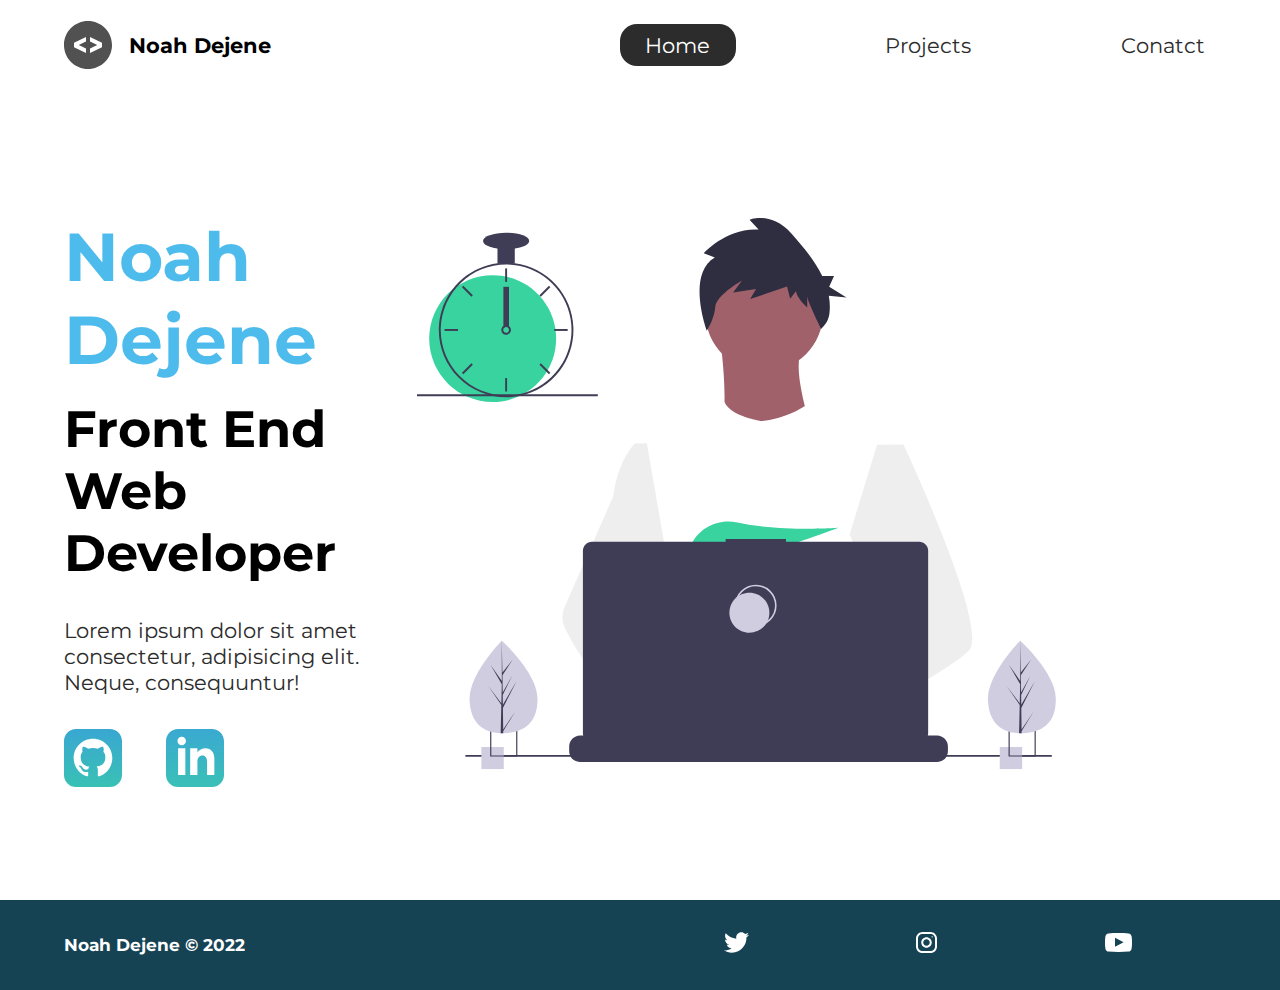
<file: index.html>
<!DOCTYPE html>
<html lang="en">
    <head>
        <meta charset="UTF-8" />
        <meta name="viewport" content="width=device-width, initial-scale=1.0" />
        <meta http-equiv="X-UA-Compatible" content="ie=edge" />
        <meta
          name="description"
          content="Noah is a front end web Developer who specalized html, and css."
        />
        <meta name="robots" content="index,follow" />
        <link rel="icon" href="img/elena-joy.png">
        <link rel="stylesheet" href="./styles/style.css" />
        <link
        href="https://fonts.googleapis.com/css?family=Montserrat:400,500&display=swap"
        rel="stylesheet"
      />
        <title>Noah Dejene | Web Developer</title>
        <title>Document</title>
    </head>
<body>
    <header class="main-head">
      <nav>
        <div class="logo">
            <img src="icons/code.svg" alt="logo">
            <h1>Noah Dejene</h1>
        </div>
        <ul>
            <li><a class="active" href="/">Home</a></li>
            <li><a href=".projects/">Projects</a></li>
            <li><a href=".contact/">Conatct</a></li>
        </ul>
      </nav>
    </header>
    <section class="intro">
        <div class="intro-text">
            <h2>Noah Dejene</h2>
            <h3>Front End Web <br> Developer</h3>
            <p>Lorem ipsum dolor sit amet consectetur, adipisicing elit. Neque, consequuntur!</p>
            <div class="intro-social">
                <a href="#"><img src="icons/github.svg" alt="linked-in-social-link"></a>
                <a href="#"><img src="icons/linked-in.svg" alt="github-social-links"></a>
            </div>
        </div>
        <div class="intro-images">
            <svg
            width="799"
            height="690"
            viewBox="0 0 799 690"
            fill="none"
            xmlns="http://www.w3.org/2000/svg"
          >
            <g id="undraw_dev_productivity_umsq (1) 1" clip-path="url(#clip0)">
              <path
                id="Vector"
                d="M516.92 624.636C516.92 624.636 512.16 626.266 504.42 628.576C487.31 633.706 455.65 642.216 428.82 643.916C405.72 645.396 386.2 641.836 382.63 626.766C381.1 620.286 383.27 614.956 388 610.576C402.12 597.486 439 592.796 468.25 591.186C476.51 590.736 484.15 590.526 490.51 590.446C501.31 590.306 508.39 590.526 508.39 590.526L508.56 591.186L516.92 624.636Z"
                fill="#A0616A"
              />
              <path
                id="Vector_2"
                d="M436.99 672.586C418.61 695.346 342.73 647.666 316.19 629.886C310.41 626.016 306.97 623.566 306.97 623.566L331.25 591.186L338.94 580.936C338.94 580.936 345.82 584.586 355.99 590.526C356.36 590.746 356.73 590.966 357.11 591.186C365.88 596.336 376.89 603.066 388 610.576C403.33 620.946 418.83 632.776 428.82 643.916C438.59 654.806 443.08 665.036 436.99 672.586Z"
                fill="#A0616A"
              />
              <g id="me">
                <path
                  id="Vector_3"
                  d="M434.672 191.952C475.283 191.607 507.926 158.406 507.582 117.795C507.237 77.1832 474.036 44.5403 433.425 44.8847C392.813 45.2291 360.17 78.4303 360.515 119.042C360.859 159.653 394.06 192.296 434.672 191.952Z"
                  fill="#A0616A"
                />
                <path
                  id="Vector_4"
                  d="M379.477 155.65C379.477 155.65 394.216 259.972 373.002 271.875C351.787 283.779 499.929 283.588 499.929 283.588C499.929 283.588 466.124 193.284 480.809 165.449L379.477 155.65Z"
                  fill="#A0616A"
                />
                <path
                  id="Vector_5"
                  d="M608.101 283.199L596.257 339.402L571.214 458.308L570.49 464.815L562.138 540.138L556.582 590.177L552.857 623.79C528.584 636.526 510.988 645.326 510.988 645.326C510.988 645.326 509.404 637.719 506.871 627.99C489.805 633.265 458.218 642.043 431.404 643.97C441.266 654.777 445.842 664.969 439.817 672.57C421.63 695.485 345.349 648.45 318.659 630.896C318.077 635.158 317.879 639.464 318.068 643.762L297.626 628.314L299.331 592.359L302.206 531.522L305.819 455.229C304.448 451.975 303.294 448.634 302.364 445.228C295.956 423.161 288.032 379.057 281.928 342.067C277.016 312.298 273.302 287.138 272.517 281.785C272.411 281.086 272.358 280.726 272.358 280.726L384.363 230.094C392.509 248.556 429.865 253.809 429.865 253.809C460.756 251.417 484.847 234.913 484.847 234.913L608.101 283.199Z"
                  fill="white"
                />
                <path
                  id="Vector_6"
                  d="M372.285 49.3811L358.49 43.9934C358.49 43.9934 386.969 12.1 426.99 14.513L415.635 2.22366C415.635 2.22366 443.04 -9.01799 468.283 19.6674C481.553 34.7467 496.908 52.4737 506.557 72.5077L521.281 72.3829L515.251 85.9663L536.874 99.3152L514.777 97.0719C516.155 104.471 516.421 112.034 515.566 119.511C514.683 126.991 510.928 133.835 505.094 138.598V138.598C505.094 138.598 487.743 103.449 487.696 97.9443L487.813 111.705C487.813 111.705 473.959 99.4371 473.889 91.1807L466.471 100.877L462.593 85.7717L416.475 101.301L423.87 88.8526L395.157 93.2246L406.278 77.9923C406.278 77.9923 373.932 96.1568 372.811 111.304C371.689 126.452 362.299 140.875 362.299 140.875C362.299 140.875 336.213 70.3294 372.285 49.3811Z"
                  fill="#2F2E41"
                />
                <path
                  id="Vector_7"
                  d="M690.215 540.422C682.794 548.605 664.338 560.992 641.951 574.422C633.623 579.413 624.757 584.559 615.71 589.676C594.122 601.889 571.514 614.001 552.857 623.79C528.584 636.526 510.988 645.326 510.988 645.326C510.988 645.326 509.403 637.719 506.871 627.99C503.48 614.968 498.397 598.141 493.184 590.715C493.002 590.456 492.82 590.218 492.638 589.979C491.121 588.022 489.601 586.885 488.112 586.897L562.138 540.138L594.127 519.926L570.489 464.814L540.842 395.683L557.908 339.727L575.062 283.479L608.101 283.199C608.101 283.199 619.243 306.985 633.514 340.166C635.647 345.128 637.851 350.299 640.096 355.64C669.469 425.394 706.176 522.836 690.215 540.422Z"
                  fill="#EEEEEE"
                />
                <path
                  id="Vector_8"
                  d="M358.123 591.2C355.41 591.212 352.702 591.456 350.029 591.928C327.074 596.073 320.47 616.94 318.659 630.896C318.077 635.158 317.879 639.464 318.068 643.761L297.626 628.314L290.178 622.687C272.316 616.628 256.353 605.733 242.483 592.84C230.449 581.456 219.634 568.849 210.213 555.223C200.831 541.793 192.448 527.692 185.134 513.034C183.094 508.943 181.977 504.454 181.864 499.884C181.751 495.314 182.644 490.775 184.48 486.588L209.154 430.327L245.218 348.098C245.471 346.146 245.752 344.237 246.059 342.371C252.995 300.511 272.367 281.786 272.367 281.786L287.286 281.659L297.778 341.932L310.813 416.815L302.364 445.227L282.839 510.845L302.205 531.522L358.123 591.2Z"
                  fill="#EEEEEE"
                />
              </g>
              <path
                id="Vector_9"
                d="M372.877 415.806L385.631 430.686C390.37 429.783 395.319 428.721 400.416 427.529L396.752 415.806L405.71 426.256C459.707 412.975 526.637 387.155 526.637 387.155C526.637 387.155 454.379 392.453 400.428 380.666C376.558 375.451 351.998 387.284 342.202 409.668C336.508 422.679 337.403 433.951 357.596 433.951C364.419 433.835 371.223 433.195 377.949 432.037L372.877 415.806Z"
                fill="#38D39F"
              />
              <path
                id="Vector_10"
                d="M663.65 660.386V666.456C663.654 668.122 663.345 669.774 662.74 671.326C662.472 672.018 662.147 672.687 661.77 673.326C660.578 675.326 658.887 676.983 656.862 678.133C654.838 679.283 652.549 679.887 650.22 679.886H203.67C201.342 679.887 199.053 679.283 197.028 678.133C195.003 676.983 193.312 675.326 192.12 673.326C191.743 672.687 191.419 672.018 191.15 671.326C190.546 669.774 190.237 668.122 190.24 666.456V660.386C190.24 658.622 190.587 656.876 191.262 655.246C191.936 653.616 192.926 652.136 194.173 650.888C195.42 649.641 196.901 648.652 198.53 647.977C200.16 647.302 201.906 646.955 203.67 646.956H229.41V644.126C229.41 644.052 229.425 643.979 229.453 643.911C229.481 643.843 229.522 643.782 229.574 643.73C229.626 643.678 229.688 643.636 229.756 643.608C229.824 643.58 229.897 643.566 229.97 643.566H243.4C243.474 643.566 243.547 643.58 243.615 643.608C243.683 643.636 243.745 643.678 243.797 643.73C243.849 643.782 243.89 643.843 243.918 643.911C243.946 643.979 243.96 644.052 243.96 644.126V646.956H252.35V644.126C252.35 644.052 252.365 643.979 252.393 643.911C252.421 643.843 252.462 643.782 252.514 643.73C252.566 643.678 252.628 643.636 252.696 643.608C252.764 643.58 252.837 643.566 252.91 643.566H266.34C266.414 643.566 266.487 643.58 266.555 643.608C266.623 643.636 266.684 643.678 266.736 643.73C266.789 643.782 266.83 643.843 266.858 643.911C266.886 643.979 266.9 644.052 266.9 644.126V646.956H275.3V644.126C275.3 644.052 275.315 643.979 275.343 643.911C275.371 643.843 275.412 643.782 275.464 643.73C275.516 643.678 275.578 643.636 275.646 643.608C275.714 643.58 275.787 643.566 275.86 643.566H289.29C289.364 643.566 289.437 643.58 289.505 643.608C289.573 643.636 289.634 643.678 289.686 643.73C289.739 643.782 289.78 643.843 289.808 643.911C289.836 643.979 289.85 644.052 289.85 644.126V646.956H298.24V644.126C298.24 644.052 298.255 643.979 298.283 643.911C298.311 643.843 298.352 643.782 298.404 643.73C298.456 643.678 298.518 643.636 298.586 643.608C298.654 643.58 298.727 643.566 298.8 643.566H312.23C312.304 643.566 312.377 643.58 312.445 643.608C312.513 643.636 312.574 643.678 312.626 643.73C312.678 643.782 312.72 643.843 312.748 643.911C312.776 643.979 312.79 644.052 312.79 644.126V646.956H321.18V644.126C321.18 644.052 321.194 643.979 321.223 643.911C321.251 643.843 321.292 643.782 321.344 643.73C321.396 643.678 321.458 643.636 321.526 643.608C321.594 643.58 321.667 643.566 321.74 643.566H335.17C335.244 643.566 335.317 643.58 335.385 643.608C335.453 643.636 335.514 643.678 335.566 643.73C335.618 643.782 335.66 643.843 335.688 643.911C335.716 643.979 335.73 644.052 335.73 644.126V646.956H344.13V644.126C344.13 644.052 344.145 643.979 344.173 643.911C344.201 643.843 344.242 643.782 344.294 643.73C344.346 643.678 344.408 643.636 344.476 643.608C344.544 643.58 344.617 643.566 344.69 643.566H358.12C358.194 643.566 358.267 643.58 358.335 643.608C358.403 643.636 358.464 643.678 358.516 643.73C358.569 643.782 358.61 643.843 358.638 643.911C358.666 643.979 358.68 644.052 358.68 644.126V646.956H367.07V644.126C367.07 644.052 367.085 643.979 367.113 643.911C367.141 643.843 367.182 643.782 367.234 643.73C367.286 643.678 367.348 643.636 367.416 643.608C367.484 643.58 367.557 643.566 367.63 643.566H472.83C472.904 643.566 472.977 643.58 473.045 643.608C473.113 643.636 473.174 643.678 473.227 643.73C473.279 643.782 473.32 643.843 473.348 643.911C473.376 643.979 473.39 644.052 473.39 644.126V646.956H481.79V644.126C481.79 644.052 481.804 643.979 481.833 643.911C481.861 643.843 481.902 643.782 481.954 643.73C482.006 643.678 482.068 643.636 482.136 643.608C482.204 643.58 482.277 643.566 482.35 643.566H495.78C495.928 643.567 496.07 643.627 496.175 643.732C496.279 643.836 496.339 643.978 496.34 644.126V646.956H504.73V644.126C504.73 644.052 504.745 643.979 504.773 643.911C504.801 643.843 504.842 643.782 504.894 643.73C504.946 643.678 505.008 643.636 505.076 643.608C505.144 643.58 505.217 643.566 505.29 643.566H518.72C518.794 643.566 518.867 643.58 518.935 643.608C519.003 643.636 519.065 643.678 519.117 643.73C519.169 643.782 519.21 643.843 519.238 643.911C519.266 643.979 519.28 644.052 519.28 644.126V646.956H527.67V644.126C527.67 644.052 527.685 643.979 527.713 643.911C527.741 643.843 527.782 643.782 527.834 643.73C527.886 643.678 527.948 643.636 528.016 643.608C528.084 643.58 528.157 643.566 528.23 643.566H541.66C541.734 643.566 541.807 643.58 541.875 643.608C541.943 643.636 542.005 643.678 542.057 643.73C542.109 643.782 542.15 643.843 542.178 643.911C542.206 643.979 542.22 644.052 542.22 644.126V646.956H550.62V644.126C550.62 644.052 550.635 643.979 550.663 643.911C550.691 643.843 550.732 643.782 550.784 643.73C550.836 643.678 550.898 643.636 550.966 643.608C551.034 643.58 551.107 643.566 551.18 643.566H564.61C564.757 643.568 564.898 643.628 565.001 643.733C565.104 643.837 565.161 643.979 565.16 644.126V646.956H573.56V644.126C573.56 644.052 573.575 643.979 573.603 643.911C573.631 643.843 573.672 643.782 573.724 643.73C573.776 643.678 573.838 643.636 573.906 643.608C573.974 643.58 574.047 643.566 574.12 643.566H587.55C587.624 643.566 587.697 643.58 587.765 643.608C587.833 643.636 587.895 643.678 587.947 643.73C587.999 643.782 588.04 643.843 588.068 643.911C588.096 643.979 588.11 644.052 588.11 644.126V646.956H596.5V644.126C596.5 644.052 596.515 643.979 596.543 643.911C596.571 643.843 596.612 643.782 596.664 643.73C596.716 643.678 596.778 643.636 596.846 643.608C596.914 643.58 596.987 643.566 597.06 643.566H610.49C610.564 643.566 610.637 643.58 610.705 643.608C610.773 643.636 610.835 643.678 610.887 643.73C610.939 643.782 610.98 643.843 611.008 643.911C611.036 643.979 611.05 644.052 611.05 644.126V646.956H650.22C651.984 646.955 653.731 647.302 655.36 647.977C656.99 648.652 658.471 649.641 659.718 650.888C660.965 652.136 661.954 653.616 662.629 655.246C663.304 656.876 663.651 658.622 663.65 660.386Z"
                fill="#3F3D56"
              />
              <path
                id="Vector_11"
                d="M793.5 671.326H60.5V673.326H793.5V671.326Z"
                fill="#3F3D56"
              />
              <path
                id="Vector_12"
                d="M627.694 404.757H461.251V401.326H385.78V404.757H218.651C215.665 404.757 212.801 405.943 210.69 408.054C208.578 410.166 207.392 413.029 207.392 416.015V643.927C207.392 646.913 208.578 649.776 210.69 651.888C212.801 653.999 215.665 655.185 218.651 655.185H627.694C630.68 655.185 633.544 653.999 635.655 651.888C637.767 649.776 638.953 646.913 638.953 643.927V416.015C638.953 414.537 638.662 413.073 638.096 411.707C637.53 410.341 636.701 409.1 635.655 408.054C634.61 407.009 633.369 406.18 632.003 405.614C630.637 405.048 629.173 404.757 627.694 404.757Z"
                fill="#3F3D56"
              />
              <path
                id="Vector_13"
                d="M423.5 509.326C437.307 509.326 448.5 498.133 448.5 484.326C448.5 470.519 437.307 459.326 423.5 459.326C409.693 459.326 398.5 470.519 398.5 484.326C398.5 498.133 409.693 509.326 423.5 509.326Z"
                stroke="#D0CDE1"
                stroke-width="2"
                stroke-miterlimit="10"
              />
              <path
                id="Vector_14"
                d="M415.5 518.326C429.307 518.326 440.5 507.133 440.5 493.326C440.5 479.519 429.307 468.326 415.5 468.326C401.693 468.326 390.5 479.519 390.5 493.326C390.5 507.133 401.693 518.326 415.5 518.326Z"
                fill="#D0CDE1"
              />
              <path
                id="Vector_15"
                d="M108.446 661.223H80.4463V689.223H108.446V661.223Z"
                fill="#D0CDE1"
              />
              <path
                id="Vector_16"
                d="M91.4502 639.223V673.223H125.45V639.223H91.4502ZM123.97 671.743H92.9202V640.703H123.97V671.743Z"
                fill="#3F3D56"
              />
              <path
                id="Vector_17"
                d="M756.446 661.223H728.446V689.223H756.446V661.223Z"
                fill="#D0CDE1"
              />
              <path
                id="Vector_18"
                d="M739.45 639.223V673.223H773.45V639.223H739.45ZM771.97 671.743H740.92V640.703H771.97V671.743Z"
                fill="#3F3D56"
              />
              <path
                id="Vector_19"
                d="M94.5802 230.113C138.399 230.113 173.921 194.592 173.921 150.773C173.921 106.955 138.399 71.4326 94.5802 71.4326C50.7617 71.4326 15.2397 106.955 15.2397 150.773C15.2397 194.592 50.7617 230.113 94.5802 230.113Z"
                fill="#38D39F"
              />
              <path
                id="Vector_20"
                d="M122.229 56.4899C115.045 55.5763 107.774 55.5763 100.59 56.4899C84.586 58.5913 69.5203 65.2398 57.181 75.6465C44.8417 86.0532 35.7467 99.7813 30.9754 115.202C28.8053 122.229 27.5764 129.514 27.3208 136.864C27.2848 137.886 27.2607 138.92 27.2607 139.954C27.283 162.264 36.1559 183.655 51.932 199.431C67.7082 215.207 89.0989 224.08 111.41 224.103C113.201 224.103 114.992 224.042 116.759 223.934C120.907 223.674 125.03 223.103 129.093 222.227C148.495 218.055 165.798 207.161 177.947 191.468C190.095 175.776 196.308 156.295 195.487 136.467C194.665 116.638 186.863 97.738 173.459 83.1039C160.054 68.4698 141.909 59.0435 122.229 56.4899H122.229ZM137.748 217.347H137.736C130.959 219.659 123.905 221.062 116.759 221.518C114.992 221.638 113.201 221.698 111.41 221.698C89.7377 221.672 68.961 213.051 53.6367 197.727C38.3123 182.402 29.6914 161.626 29.6649 139.954C29.6649 138.92 29.689 137.886 29.725 136.864C30.5514 115.744 39.5156 95.7617 54.7411 81.1008C69.9666 66.44 90.273 58.237 111.41 58.2089C130.776 58.21 149.513 65.0865 164.283 77.6131C179.052 90.1398 188.895 107.503 192.057 126.61C195.219 145.716 191.496 165.325 181.55 181.942C171.604 198.559 156.081 211.106 137.748 217.347H137.748Z"
                fill="#3F3D56"
              />
              <path
                id="Vector_21"
                d="M112.612 63.0176H110.208V79.8474H112.612V63.0176Z"
                fill="#3F3D56"
              />
              <path
                id="Vector_22"
                d="M57.8578 84.7018L56.1577 86.4019L68.0582 98.3023L69.7582 96.6022L57.8578 84.7018Z"
                fill="#3F3D56"
              />
              <path
                id="Vector_23"
                d="M34.4736 138.751V141.156H51.3034V138.751H34.4736Z"
                fill="#3F3D56"
              />
              <path
                id="Vector_24"
                d="M56.1578 193.506L57.8579 195.206L69.7584 183.306L68.0583 181.606L56.1578 193.506Z"
                fill="#3F3D56"
              />
              <path
                id="Vector_25"
                d="M153.062 96.6022L154.762 98.3022L166.662 86.4018L164.962 84.7017L153.062 96.6022Z"
                fill="#3F3D56"
              />
              <path
                id="Vector_26"
                d="M171.516 138.751V141.156H188.346V138.751H171.516Z"
                fill="#3F3D56"
              />
              <path
                id="Vector_27"
                d="M154.762 181.605L153.062 183.305L164.962 195.206L166.662 193.506L154.762 181.605Z"
                fill="#3F3D56"
              />
              <path
                id="Vector_28"
                d="M112.612 200.06H110.208V216.89H112.612V200.06Z"
                fill="#3F3D56"
              />
              <path
                id="Vector_29"
                d="M115.016 135.145C113.976 134.365 112.711 133.943 111.41 133.943C110.11 133.943 108.844 134.365 107.804 135.145C107.091 135.686 106.505 136.375 106.085 137.165C105.552 138.181 105.322 139.329 105.421 140.473C105.52 141.616 105.944 142.707 106.644 143.617C107.343 144.527 108.288 145.218 109.368 145.608C110.447 145.997 111.616 146.07 112.735 145.817C113.855 145.564 114.878 144.996 115.685 144.179C116.492 143.363 117.048 142.333 117.288 141.21C117.528 140.088 117.441 138.92 117.039 137.846C116.636 136.771 115.935 135.834 115.017 135.145H115.016ZM111.41 143.56C110.454 143.557 109.539 143.176 108.863 142.501C108.187 141.825 107.807 140.909 107.804 139.954C107.808 139.224 108.03 138.513 108.441 137.91C108.793 137.4 109.271 136.989 109.828 136.718C110.386 136.446 111.004 136.323 111.623 136.361C112.241 136.398 112.84 136.594 113.361 136.931C113.881 137.267 114.307 137.732 114.595 138.281C114.883 138.83 115.025 139.444 115.007 140.063C114.989 140.683 114.811 141.287 114.491 141.818C114.17 142.349 113.719 142.788 113.179 143.093C112.639 143.398 112.03 143.559 111.41 143.56V143.56Z"
                fill="#3F3D56"
              />
              <path
                id="Vector_30"
                d="M122.229 35.3687H100.591V57.007H122.229V35.3687Z"
                fill="#3F3D56"
              />
              <path
                id="Vector_31"
                d="M111.41 38.9748C127.344 38.9748 140.261 34.4 140.261 28.7567C140.261 23.1134 127.344 18.5386 111.41 18.5386C95.4757 18.5386 82.5586 23.1134 82.5586 28.7567C82.5586 34.4 95.4757 38.9748 111.41 38.9748Z"
                fill="#3F3D56"
              />
              <path id="clock-arrow" d="M115 86H108V135H115V86Z" fill="#3F3D56" />
              <path
                id="Vector_32"
                d="M226 220.44H0V222.844H226V220.44Z"
                fill="#3F3D56"
              />
              <g id="plant-left">
                <path
                  id="Vector_33"
                  d="M150.594 599.754C151.527 631.704 132.858 643.413 109.43 644.097C108.886 644.113 108.344 644.123 107.805 644.126C106.719 644.135 105.643 644.117 104.577 644.072C83.3891 643.193 66.6172 631.945 65.7495 602.232C64.8515 571.482 103.018 531.529 105.882 528.574L105.887 528.571C105.996 528.458 106.052 528.402 106.052 528.402C106.052 528.402 149.661 567.807 150.594 599.754Z"
                  fill="#D0CDE1"
                />
                <path
                  id="Vector_34"
                  d="M107.744 639.255L122.626 617.124L107.774 641.636L107.805 644.126C106.719 644.135 105.643 644.117 104.577 644.072L105.315 612.06L105.295 611.813L105.322 611.766L105.393 608.741L89.0952 585.078L105.374 606.477L105.432 607.116L105.989 582.93L91.9122 558.397L106.029 578.681L105.882 528.574L105.882 528.407L105.887 528.571L106.821 568.062L119.651 552.021L106.863 571.464L107.143 593.098L118.949 571.984L107.187 596.279L107.343 608.308L124.512 578.897L107.395 612.505L107.744 639.255Z"
                  fill="#3F3D56"
                />
              </g>
              <g id="plant-right">
                <path
                  id="Vector_35"
                  d="M798.594 599.754C799.527 631.704 780.858 643.413 757.43 644.097C756.886 644.113 756.344 644.123 755.805 644.126C754.719 644.135 753.643 644.117 752.577 644.072C731.389 643.193 714.617 631.945 713.749 602.232C712.851 571.482 751.018 531.529 753.882 528.574L753.887 528.571C753.996 528.458 754.052 528.402 754.052 528.402C754.052 528.402 797.661 567.807 798.594 599.754Z"
                  fill="#D0CDE1"
                />
                <path
                  id="Vector_36"
                  d="M755.744 639.255L770.626 617.124L755.774 641.636L755.805 644.126C754.719 644.135 753.643 644.117 752.577 644.072L753.315 612.06L753.295 611.813L753.323 611.766L753.393 608.741L737.095 585.078L753.374 606.477L753.432 607.116L753.989 582.93L739.912 558.397L754.029 578.681L753.882 528.574L753.882 528.407L753.887 528.571L754.821 568.062L767.651 552.021L754.864 571.464L755.143 593.098L766.949 571.984L755.187 596.279L755.343 608.308L772.512 578.897L755.395 612.505L755.744 639.255Z"
                  fill="#3F3D56"
                />
              </g>
            </g>
            <defs>
              <clipPath id="clip0">
                <rect width="798.627" height="689.223" fill="white" />
              </clipPath>
            </defs>
          </svg>
          <img class="splash" src="img/splash.svg" alt="">
        </div>
    </section>
    <footer>
      <h4>Noah Dejene &copy; 2022</h4>
      <ul>
        <li><a href="#"><img src="icons/twitter 1.svg" alt="twitter-social-media"></a></li>
        <li><a href="#"><img src="icons/instagram 1.svg" alt="instagram-social-media"></a></li>
        <li><a href="#"><img src="icons/youtube-symbol 1.svg" alt="youtube-social-media"></a></li>
      </ul>
    </footer>
</body>
</html>
</file>
<file: styles/style.css>
/* Global Styles */
* {
  margin: 0;
  padding: 0;
  box-sizing: border-box;
}

html {
  font-size: 62.5%;
}

body {
  font-family: "Montserrat", sans-serif;
}

h1 {
  font-size: 2.5rem;
}

li,
button,
label,
input,
a,
p {
  font-size: 2.5rem;
}

h2 {
  font-size: 4rem;
}

h3 {
  font-size: 2.5rem;
}

h4,
h5 {
  font-size: 2rem;
}

ul {
  list-style: none;
}

a {
  text-decoration: none;
  color: #2c2c2c;
}

.main-head {
  width: 95%;
  margin: 0 0 0 auto;
}

nav {
  display: flex;
  justify-content: space-between;
  align-items: center;
  flex-direction: row;
  min-height: 10vh;
  width: 60%;
  flex-wrap: wrap;
}
nav .logo {
  display: flex;
  justify-content: flex-start;
  align-items: center;
  flex-direction: row;
  flex: 1 1 10rem;
}
nav .logo h1 {
  margin: 2rem;
}
nav ul {
  display: flex;
  justify-content: space-around;
  align-items: center;
  flex-direction: row;
  flex: 1 1 40rem;
}

.intro {
  min-height: 90vh;
  width: 90%;
  margin: auto;
  flex-wrap: wrap;
  display: flex;
  justify-content: space-between;
  align-items: center;
  flex-direction: row;
}
.intro h2 {
  font-size: 8rem;
  padding-top: 2rem;
  background: #4dbbeb;
  -webkit-background-clip: text;
          background-clip: text;
  -webkit-text-fill-color: transparent;
  display: inline-block;
}
.intro h3 {
  font-size: 6rem;
  padding: 2rem 0rem;
}
.intro p {
  padding-top: 2rem;
  color: #2c2c2c;
}

.splash {
  position: absolute;
  top: 0%;
  right: 0%;
  height: 100%;
  z-index: -1;
}

.intro-social {
  margin-top: 4rem;
}
.intro-social a {
  margin-right: 5rem;
}

.active {
  background: #2c2c2c;
  color: white;
  padding: 1rem 3rem;
  border-radius: 2rem;
}

.intro-text, .intri-image {
  flex: 1 1 40rem;
}

#plant-left {
  -webkit-animation: plant 1.5s ease infinite alternate;
          animation: plant 1.5s ease infinite alternate;
}

#plant-right {
  -webkit-animation: plant 1.5s ease infinite alternate 0.5s;
          animation: plant 1.5s ease infinite alternate 0.5s;
}

#me {
  -webkit-animation: me 1s ease infinite alternate;
          animation: me 1s ease infinite alternate;
  transform-origin: bottom;
}

#clock-arrow {
  -webkit-animation: clock 1.5s infinite linear;
          animation: clock 1.5s infinite linear;
  transform-box: fill-box;
  transform-origin: bottom;
}

@-webkit-keyframes me {
  from {
    transform: rotateZ(-5deg);
  }
  to {
    transform: rotateZ(5deg);
  }
}

@keyframes me {
  from {
    transform: rotateZ(-5deg);
  }
  to {
    transform: rotateZ(5deg);
  }
}
@-webkit-keyframes plant {
  from {
    transform: translateY(0%);
  }
  to {
    transform: translateY(-30%);
  }
}
@keyframes plant {
  from {
    transform: translateY(0%);
  }
  to {
    transform: translateY(-30%);
  }
}
@-webkit-keyframes clock {
  from {
    transform: rotateZ(0deg);
  }
  to {
    transform: rotateZ(360deg);
  }
}
@keyframes clock {
  from {
    transform: rotateZ(0deg);
  }
  to {
    transform: rotateZ(360deg);
  }
}
.projects {
  width: 90%;
  margin: auto;
  min-height: 90vh;
  display: flex;
  justify-content: space-between;
  align-items: center;
  flex-direction: row;
  text-align: center;
  flex-wrap: wrap;
}
.projects h2 {
  margin: 5rem;
}

.travelly,
.elena {
  flex: 1 1 40rem;
}

.form-section {
  min-height: 80vh;
  display: flex;
  justify-content: center;
  align-items: center;
  flex-direction: row;
  margin-top: 3rem;
}
.form-section form {
  padding: 3rem 10rem;
  box-shadow: 0px 10px 10px rgba(0, 0, 0, 0.2), 0px 20px 40px rgba(0, 0, 0, 0.2);
  display: flex;
  justify-content: center;
  align-items: center;
  flex-direction: column;
  border-radius: 2rem;
}
.form-section form input,
.form-section form textarea {
  margin: 2rem;
}
.form-section form input:focus,
.form-section form textarea:focus {
  outline: 2px solid black;
}
.form-section form textarea {
  font-family: "Monsterrat", sans-serif;
  font-size: 2rem;
}
.form-section form button {
  width: 100%;
  padding: 2rem;
  background: #154353;
  color: white;
  cursor: pointer;
}
.form-section form button:focus {
  background: rgb(92, 154, 212);
}

footer {
  background: #154353;
  color: white;
  min-height: 10vh;
  padding: 0% 5%;
  display: flex;
  justify-content: flex-start;
  align-items: center;
  flex-direction: row;
}
footer ul {
  flex: 1 1 40rem;
  display: flex;
  justify-content: space-around;
  align-items: center;
  flex-direction: row;
}
footer h4 {
  flex: 1 1 40rem;
}

@media screen and (max-width: 1332px) {
  html {
    font-size: 53%;
  }
  .splash {
    display: none;
  }
  svg {
    width: 80%;
  }
  nav {
    width: 100%;
  }
}
@media screen and (max-width: 754px) {
  html {
    font-size: 42%;
  }
  svg {
    height: 60%;
  }
  .main-head {
    width: 100%;
  }
  nav .logo {
    display: flex;
    justify-content: center;
    align-items: center;
    flex-direction: column;
    flex: 1 1 20rem;
    margin-top: 2rem;
  }
  nav ul {
    flex: 1 1 60rem;
    margin: 2rem 0rem;
  }
  .intro-text {
    margin-top: 5rem;
    text-align: center;
  }
  .intro-images {
    align-items: center;
  }
  .intro-social {
    display: flex;
    justify-content: center;
    align-items: center;
    flex-direction: row;
  }
  .intro-social a {
    margin: 2rem;
  }
  .travelly,
.elena {
    flex: 1 1 50rem;
  }
  .travelly img,
.elena img {
    width: 100%;
    height: 100%;
  }
  form {
    padding: 2rem;
    width: 100%;
  }
}/*# sourceMappingURL=style.css.map */
</file>
